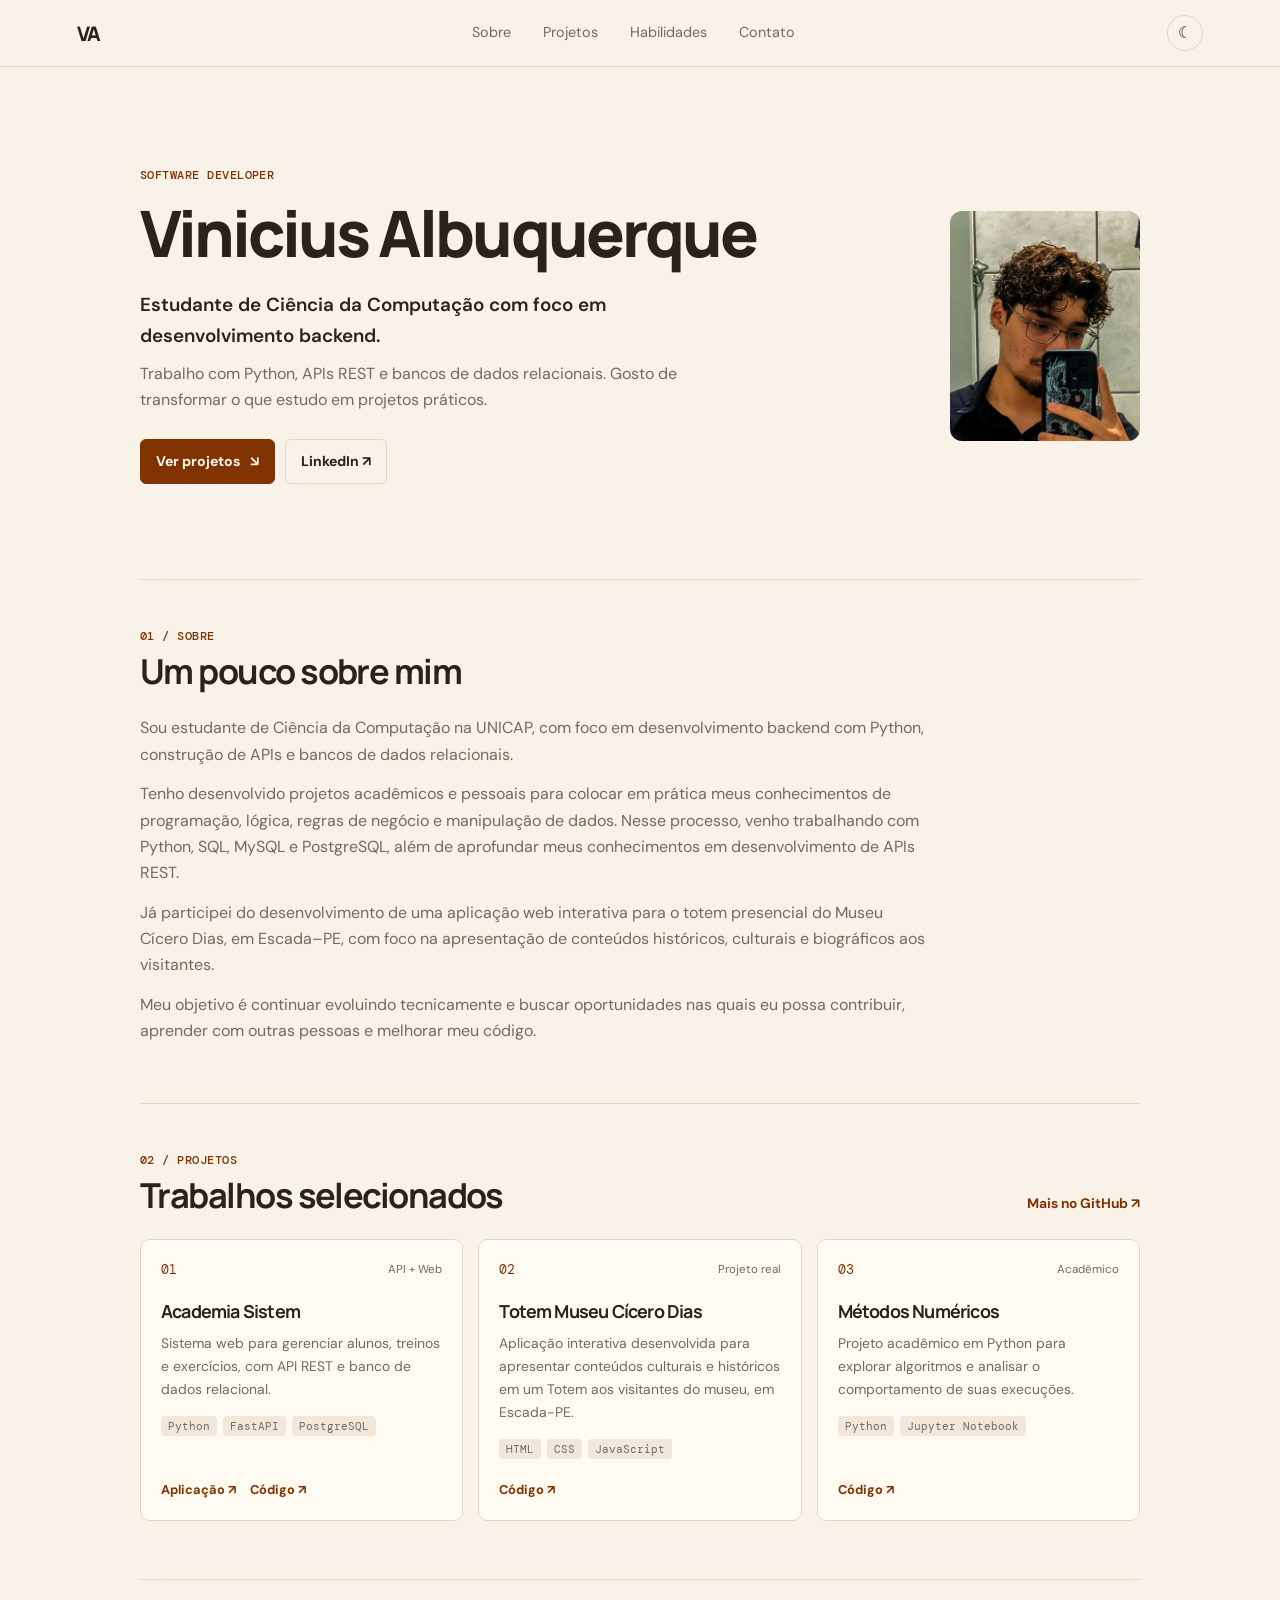
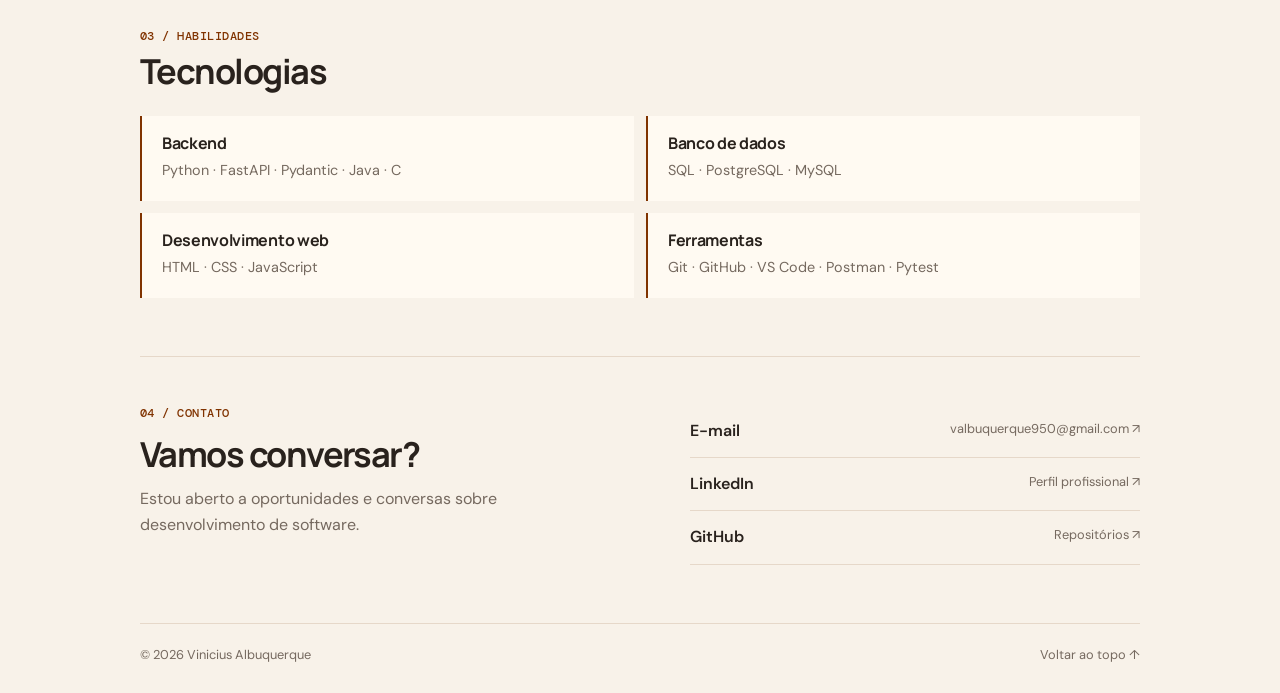
<file: index.html>
<!DOCTYPE html>
<html lang="pt-BR">
<head>
    <meta charset="UTF-8">
    <meta name="viewport" content="width=device-width, initial-scale=1.0">
    <meta name="description" content="Portfólio de Vinicius Albuquerque, estudante de Ciência da Computação com foco em desenvolvimento backend.">
    <meta name="theme-color" content="#f8f2e9">
    <title>Vinicius Albuquerque | Desenvolvedor</title>
    <link rel="stylesheet" href="css/style.css">
    <script src="js/script.js" defer></script>
</head>
<body>
    <header class="cabecalho">
        <a class="marca" href="#inicio" aria-label="Vinicius Albuquerque — início">VA</a>

        <nav class="navegacao" aria-label="Navegação principal">
            <a href="#sobre">Sobre</a>
            <a href="#projetos">Projetos</a>
            <a href="#habilidades">Habilidades</a>
            <a href="#contato">Contato</a>
        </nav>

        <button class="botao-tema" id="tema" type="button" aria-label="Ativar tema escuro" title="Alternar tema">☾</button>
    </header>

    <main>
        <section class="inicio secao-largura" id="inicio">
            <div class="inicio-conteudo">
                <p class="sobretitulo">Software Developer</p>
                <h1>Vinicius Albuquerque</h1>
                <p class="cargo">Estudante de Ciência da Computação com foco em desenvolvimento backend.</p>
                <p class="resumo">Trabalho com Python, APIs REST e bancos de dados relacionais. Gosto de transformar o que estudo em projetos práticos.</p>
                <div class="acoes">
                    <a class="botao" href="#projetos">Ver projetos <span aria-hidden="true">↘</span></a>
                    <a class="botao botao-secundario" href="https://www.linkedin.com/in/vinicius-albuquerque-376a172ba/" target="_blank" rel="noopener noreferrer">LinkedIn ↗</a>
                </div>
            </div>
            <div class="foto-perfil">
                <img
                    src="img/fotoeu.jpeg"
                    alt="Foto de Vinicius Albuquerque"
                >
            </div>
        </section>

        <section class="secao secao-largura" id="sobre">
            <div class="titulo-secao">
                <p class="sobretitulo">01 / Sobre</p>
                <h2>Um pouco sobre mim</h2>
            </div>
            <div class="sobre-conteudo">
                <p>Sou estudante de Ciência da Computação na UNICAP, com foco em desenvolvimento backend com Python, construção de APIs e bancos de dados relacionais.</p>
                <p>Tenho desenvolvido projetos acadêmicos e pessoais para colocar em prática meus conhecimentos de programação, lógica, regras de negócio e manipulação de dados. Nesse processo, venho trabalhando com Python, SQL, MySQL e PostgreSQL, além de aprofundar meus conhecimentos em desenvolvimento de APIs REST.</p>
                <p>Já participei do desenvolvimento de uma aplicação web interativa para o totem presencial do Museu Cícero Dias, em Escada–PE, com foco na apresentação de conteúdos históricos, culturais e biográficos aos visitantes.</p>
                <p>Meu objetivo é continuar evoluindo tecnicamente e buscar oportunidades nas quais eu possa contribuir, aprender com outras pessoas e melhorar meu código.</p>
            </div>
        </section>

        <section class="secao secao-largura" id="projetos">
            <div class="titulo-secao titulo-com-link">
                <div>
                    <p class="sobretitulo">02 / Projetos</p>
                    <h2>Trabalhos selecionados</h2>
                </div>
                <a class="link-texto" href="https://github.com/Viniccius-Albuquerque" target="_blank" rel="noopener noreferrer">Mais no GitHub ↗</a>
            </div>

            <div class="grade-projetos">
                <article class="projeto">
                    <div class="projeto-cabecalho"><span>01</span><span class="tipo-projeto">API + Web</span></div>
                    <h3>Academia Sistem</h3>
                    <p>Sistema web para gerenciar alunos, treinos e exercícios, com API REST e banco de dados relacional.</p>
                    <ul class="tecnologias-projeto" aria-label="Tecnologias utilizadas">
                        <li>Python</li><li>FastAPI</li><li>PostgreSQL</li>
                    </ul>
                    <div class="links-projeto">
                        <a href="https://academiasistem.netlify.app" target="_blank" rel="noopener noreferrer">Aplicação ↗</a>
                        <a href="https://github.com/Viniccius-Albuquerque/Academia_Sistem" target="_blank" rel="noopener noreferrer">Código ↗</a>
                    </div>
                </article>

                <article class="projeto">
                    <div class="projeto-cabecalho"><span>02</span><span class="tipo-projeto">Projeto real</span></div>
                    <h3>Totem Museu Cícero Dias</h3>
                    <p>Aplicação interativa desenvolvida para apresentar conteúdos culturais e históricos em um Totem aos visitantes do museu, em Escada-PE.</p>
                    <ul class="tecnologias-projeto" aria-label="Tecnologias utilizadas">
                        <li>HTML</li><li>CSS</li><li>JavaScript</li>
                    </ul>
                    <div class="links-projeto">
                        <a href="https://github.com/Viniccius-Albuquerque/site-Cicero-Dias" target="_blank" rel="noopener noreferrer">Código ↗</a>
                    </div>
                </article>

                <article class="projeto">
                    <div class="projeto-cabecalho"><span>03</span><span class="tipo-projeto">Acadêmico</span></div>
                    <h3>Métodos Numéricos</h3>
                    <p>Projeto acadêmico em Python para explorar algoritmos e analisar o comportamento de suas execuções.</p>
                    <ul class="tecnologias-projeto" aria-label="Tecnologias utilizadas">
                        <li>Python</li><li>Jupyter Notebook</li>
                    </ul>
                    <div class="links-projeto">
                        <a href="https://github.com/Viniccius-Albuquerque/Numerical-Methods" target="_blank" rel="noopener noreferrer">Código ↗</a>
                    </div>
                </article>
            </div>
        </section>

        <section class="secao secao-largura" id="habilidades">
            <div class="titulo-secao">
                <p class="sobretitulo">03 / Habilidades</p>
                <h2>Tecnologias</h2>
            </div>
            <div class="grade-habilidades">
                <div class="grupo-habilidade">
                    <h3>Backend</h3>
                    <p>Python · FastAPI · Pydantic · Java · C</p>
                </div>
                <div class="grupo-habilidade">
                    <h3>Banco de dados</h3>
                    <p>SQL · PostgreSQL · MySQL</p>
                </div>
                <div class="grupo-habilidade">
                    <h3>Desenvolvimento web</h3>
                    <p>HTML · CSS · JavaScript</p>
                </div>
                <div class="grupo-habilidade">
                    <h3>Ferramentas</h3>
                    <p>Git · GitHub · VS Code · Postman · Pytest</p>
                </div>
            </div>
        </section>

        <section class="secao secao-largura contato" id="contato">
            <div>
                <p class="sobretitulo">04 / Contato</p>
                <h2>Vamos conversar?</h2>
                <p>Estou aberto a oportunidades e conversas sobre desenvolvimento de software.</p>
            </div>
            <div class="contato-links">
                <a href="https://mail.google.com/mail/?view=cm&fs=1&to=valbuquerque950@gmail.com"
                target="_blank"
                rel="noopener noreferrer">
                    E-mail
                    <span>valbuquerque950@gmail.com ↗</span>
                </a>
                <a href="https://www.linkedin.com/in/vinicius-albuquerque-376a172ba/" target="_blank" rel="noopener noreferrer">LinkedIn <span>Perfil profissional ↗</span></a>
                <a href="https://github.com/Viniccius-Albuquerque" target="_blank" rel="noopener noreferrer">GitHub <span>Repositórios ↗</span></a>
            </div>
        </section>
    </main>

    <footer class="rodape secao-largura">
        <p>© <span id="ano"></span> Vinicius Albuquerque</p>
        <a href="#inicio">Voltar ao topo ↑</a>
    </footer>
</body>
</html>
</file>
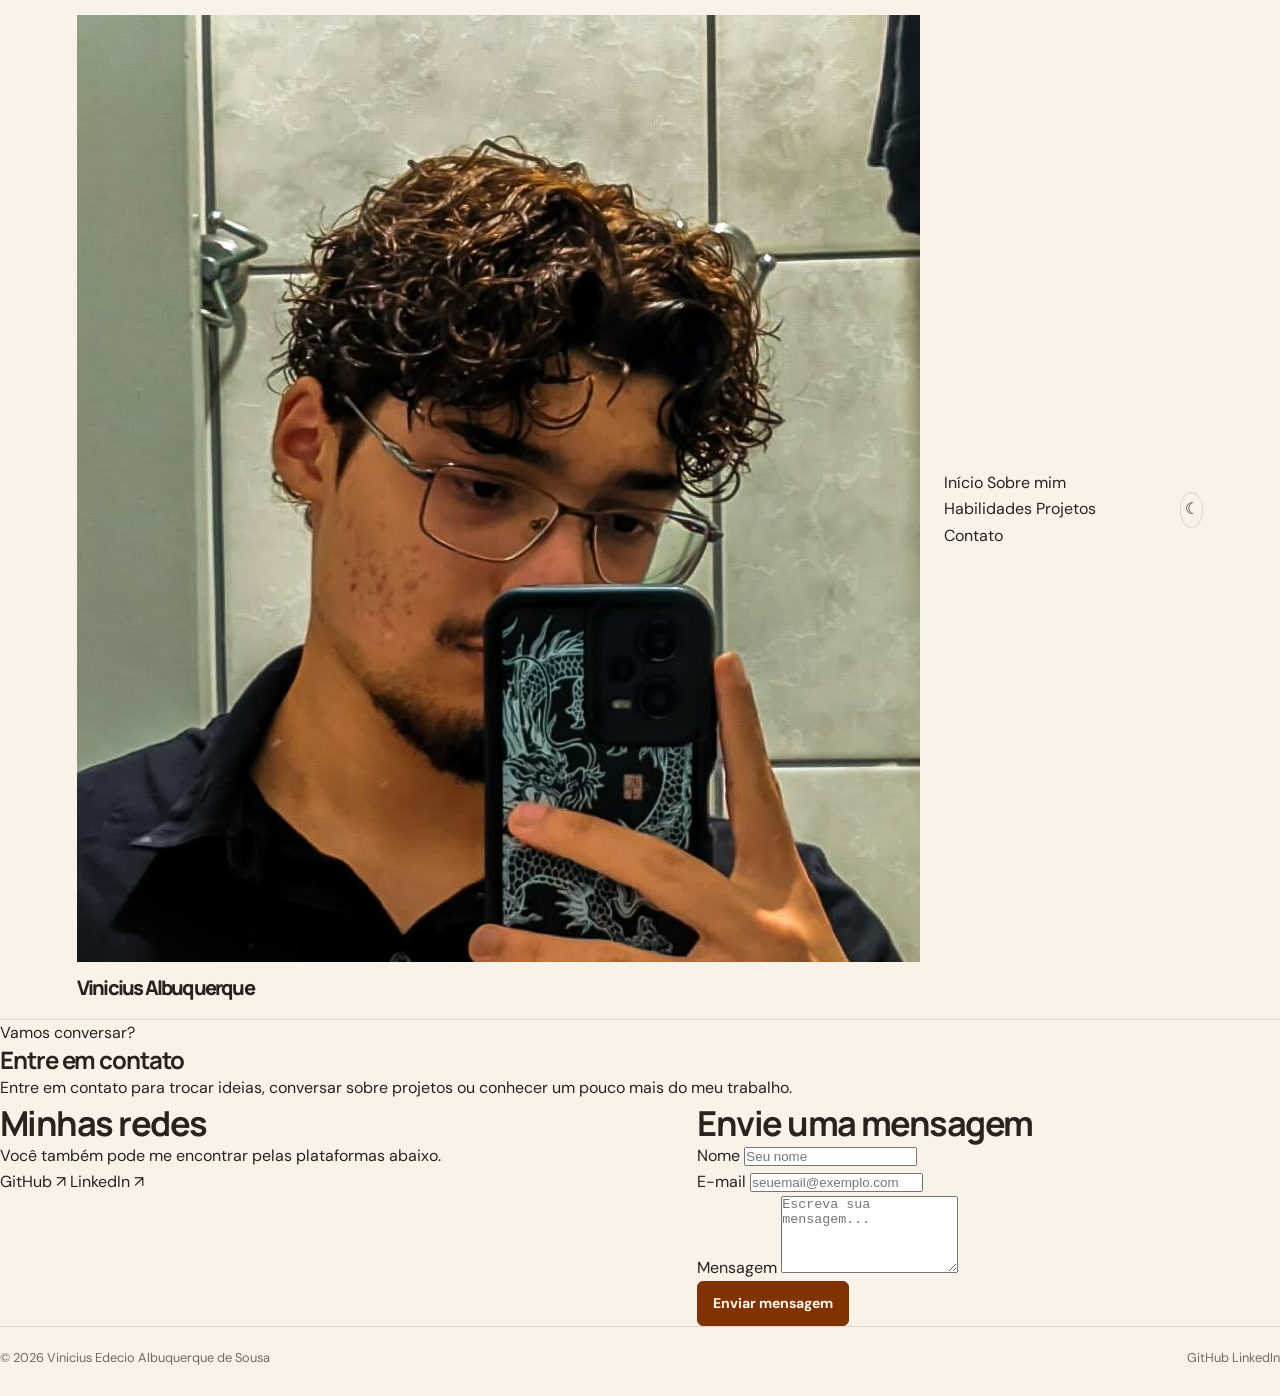
<file: contato.html>
<!DOCTYPE html>
<html lang="pt-BR">
<head>
    <meta charset="UTF-8">
    <meta name="viewport" content="width=device-width, initial-scale=1.0">
    <title>Contato | Vinicius Albuquerque</title>
    <link rel="stylesheet" href="css/style.css">
    <script src="js/script.js" defer></script>
</head>
<body>

    <header class="cabecalho">
        <a href="index.html" class="marca">
            <img src="img/fotoeu.jpeg" alt="Foto de Vinicius Albuquerque">
            <span>Vinicius Albuquerque</span>
        </a>

        <nav class="menu">
            <a href="index.html">Início</a>
            <a href="sobre.html">Sobre mim</a>
            <a href="habilidades.html">Habilidades</a>
            <a href="projetos.html">Projetos</a>
            <a href="contato.html" class="ativo">Contato</a>
        </nav>

        <button id="tema" class="botao-tema">☾</button>
    </header>

    <main class="pagina">
        <section class="titulo-pagina">
            <p class="destaque">Vamos conversar?</p>
            <h1>Entre em <span>contato</span></h1>
            <p class="subtitulo">
                Entre em contato para trocar ideias, conversar sobre projetos
                ou conhecer um pouco mais do meu trabalho.
            </p>
        </section>

        <section class="contato">
            <div class="cartao">
                <h2>Minhas redes</h2>
                <p>Você também pode me encontrar pelas plataformas abaixo.</p>

                <a href="https://github.com/Viniccius-Albuquerque" target="_blank"
                   rel="noopener noreferrer" class="rede">
                    GitHub ↗
                </a>

                <a href="https://www.linkedin.com/in/vinicius-albuquerque-376a172ba/" target="_blank"
                   rel="noopener noreferrer" class="rede">
                    LinkedIn ↗
                </a>
            </div>

            <form id="form-contato" class="cartao">
                <h2>Envie uma mensagem</h2>

                <div class="campo">
                    <label for="nome">Nome</label>
                    <input type="text" id="nome" name="nome" placeholder="Seu nome">
                </div>

                <div class="campo">
                    <label for="email">E-mail</label>
                    <input type="email" id="email" name="email" placeholder="seuemail@exemplo.com">
                </div>

                <div class="campo">
                    <label for="mensagem">Mensagem</label>
                    <textarea id="mensagem" name="mensagem" rows="5" placeholder="Escreva sua mensagem..."></textarea>
                </div>

                <button type="submit" class="botao">Enviar mensagem</button>
            </form>
        </section>
    </main>


    <footer class="rodape">
        <p>© <span id="ano"></span> Vinicius Edecio Albuquerque de Sousa</p>

        <div class="redes-rodape">
            <a href="https://github.com/Viniccius-Albuquerque" target="_blank"
            rel="noopener noreferrer">GitHub</a>

            <a href="https://www.linkedin.com/in/vinicius-albuquerque-376a172ba/" target="_blank"
            rel="noopener noreferrer">LinkedIn</a>
        </div>
    </footer>

</body>
</html>
</file>
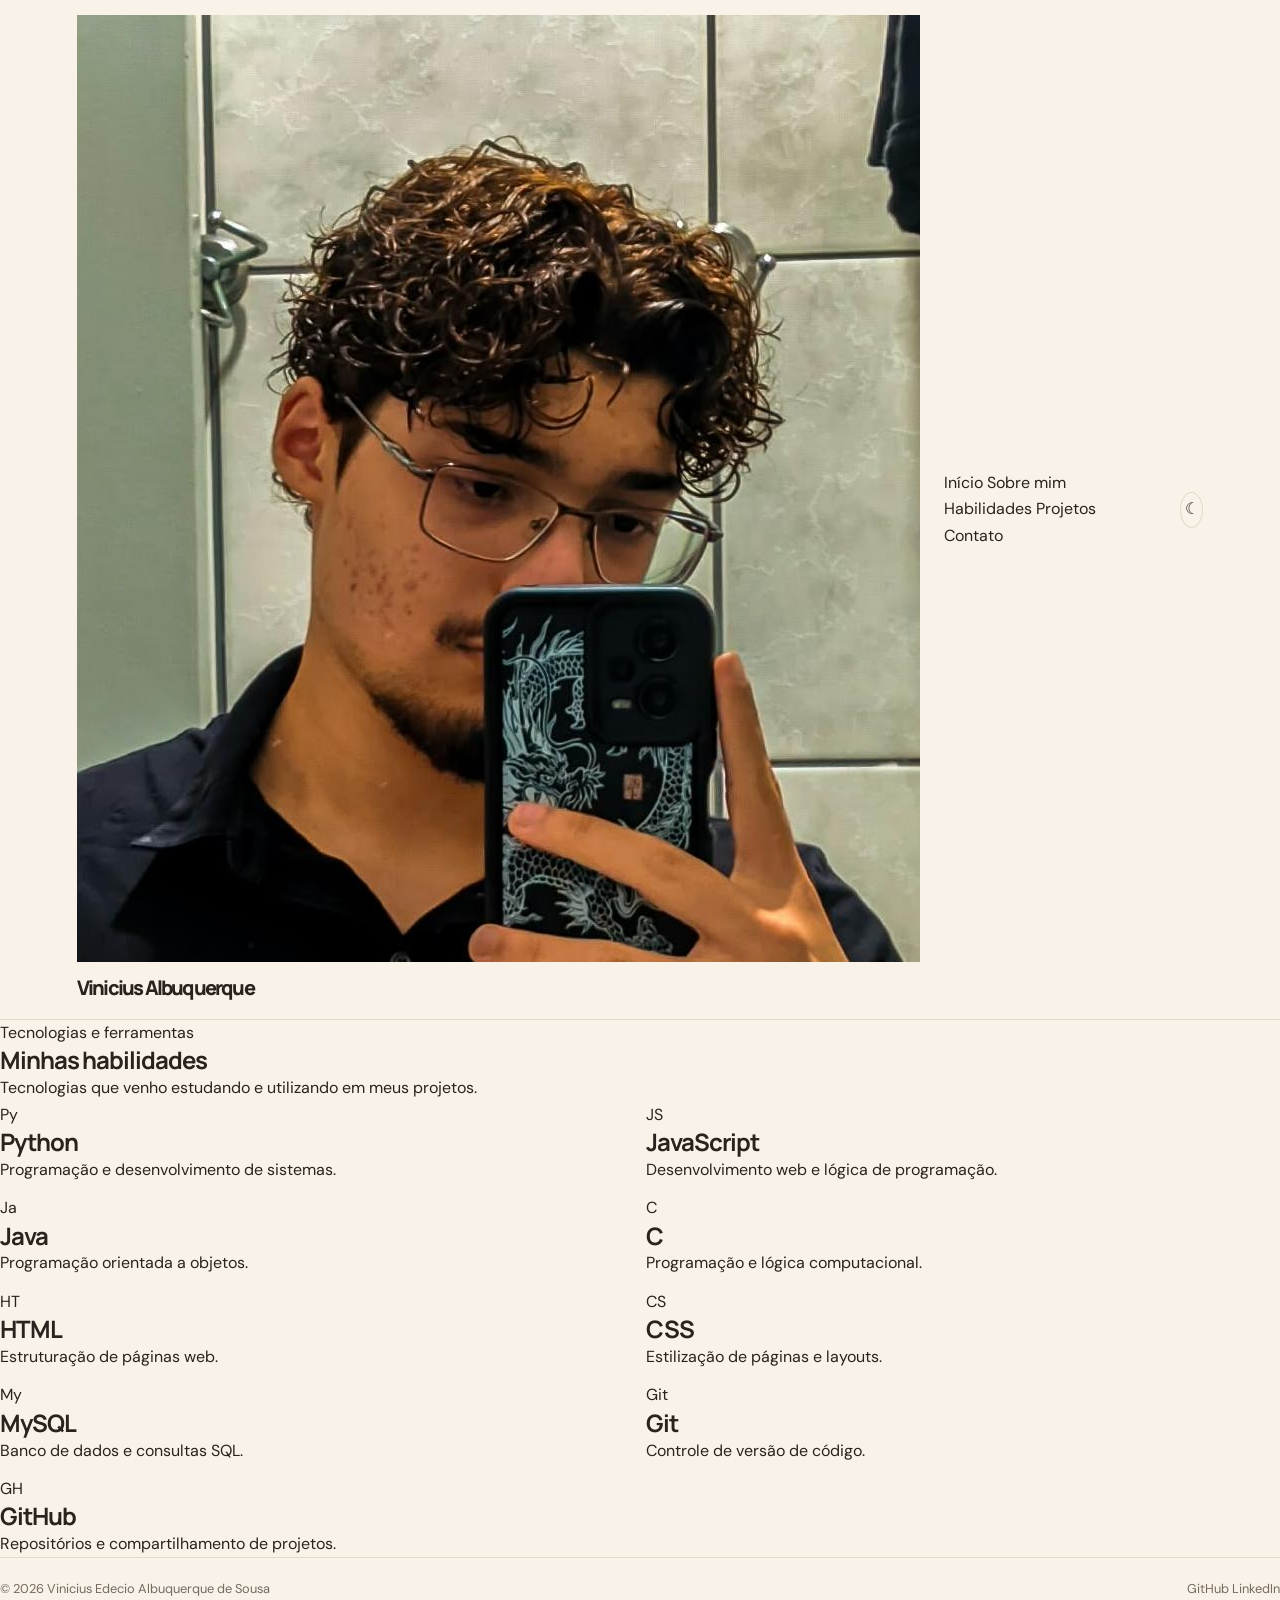
<file: habilidades.html>
<!DOCTYPE html>
<html lang="pt-BR">
<head>
    <meta charset="UTF-8">
    <meta name="viewport" content="width=device-width, initial-scale=1.0">
    <title>Habilidades | Vinicius Albuquerque</title>
    <link rel="stylesheet" href="css/style.css">
    <script src="js/script.js" defer></script>
</head>
<body>

    <header class="cabecalho">
        <a href="index.html" class="marca">
            <img src="img/fotoeu.jpeg" alt="Foto de Vinicius Albuquerque">
            <span>Vinicius Albuquerque</span>
        </a>

        <nav class="menu">
            <a href="index.html">Início</a>
            <a href="sobre.html">Sobre mim</a>
            <a href="habilidades.html" class="ativo">Habilidades</a>
            <a href="projetos.html">Projetos</a>
            <a href="contato.html">Contato</a>
        </nav>

        <button id="tema" class="botao-tema">☾</button>
    </header>

    <main class="pagina">
        <section class="titulo-pagina">
            <p class="destaque">Tecnologias e ferramentas</p>
            <h1>Minhas <span>habilidades</span></h1>
            <p class="subtitulo">
                Tecnologias que venho estudando e utilizando em meus projetos.
            </p>
        </section>

        <section class="grade-habilidades">
            <article class="cartao habilidade">
                <div class="icone">Py</div>
                <h2>Python</h2>
                <p>Programação e desenvolvimento de sistemas.</p>
            </article>

            <article class="cartao habilidade">
                <div class="icone">JS</div>
                <h2>JavaScript</h2>
                <p>Desenvolvimento web e lógica de programação.</p>
            </article>

            <article class="cartao habilidade">
                <div class="icone">Ja</div>
                <h2>Java</h2>
                <p>Programação orientada a objetos.</p>
            </article>

            <article class="cartao habilidade">
                <div class="icone">C</div>
                <h2>C</h2>
                <p>Programação e lógica computacional.</p>
            </article>

            <article class="cartao habilidade">
                <div class="icone">HT</div>
                <h2>HTML</h2>
                <p>Estruturação de páginas web.</p>
            </article>

            <article class="cartao habilidade">
                <div class="icone">CS</div>
                <h2>CSS</h2>
                <p>Estilização de páginas e layouts.</p>
            </article>

            <article class="cartao habilidade">
                <div class="icone">My</div>
                <h2>MySQL</h2>
                <p>Banco de dados e consultas SQL.</p>
            </article>

            <article class="cartao habilidade">
                <div class="icone">Git</div>
                <h2>Git</h2>
                <p>Controle de versão de código.</p>
            </article>

            <article class="cartao habilidade">
                <div class="icone">GH</div>
                <h2>GitHub</h2>
                <p>Repositórios e compartilhamento de projetos.</p>
            </article>
        </section>
    </main>

    <footer class="rodape">
        <p>© <span id="ano"></span> Vinicius Edecio Albuquerque de Sousa</p>

        <div class="redes-rodape">
            <a href="https://github.com/Viniccius-Albuquerque" target="_blank"
            rel="noopener noreferrer">GitHub</a>

            <a href="https://www.linkedin.com/in/vinicius-albuquerque-376a172ba/" target="_blank"
            rel="noopener noreferrer">LinkedIn</a>
        </div>
    </footer>

</body>
</html>
</file>
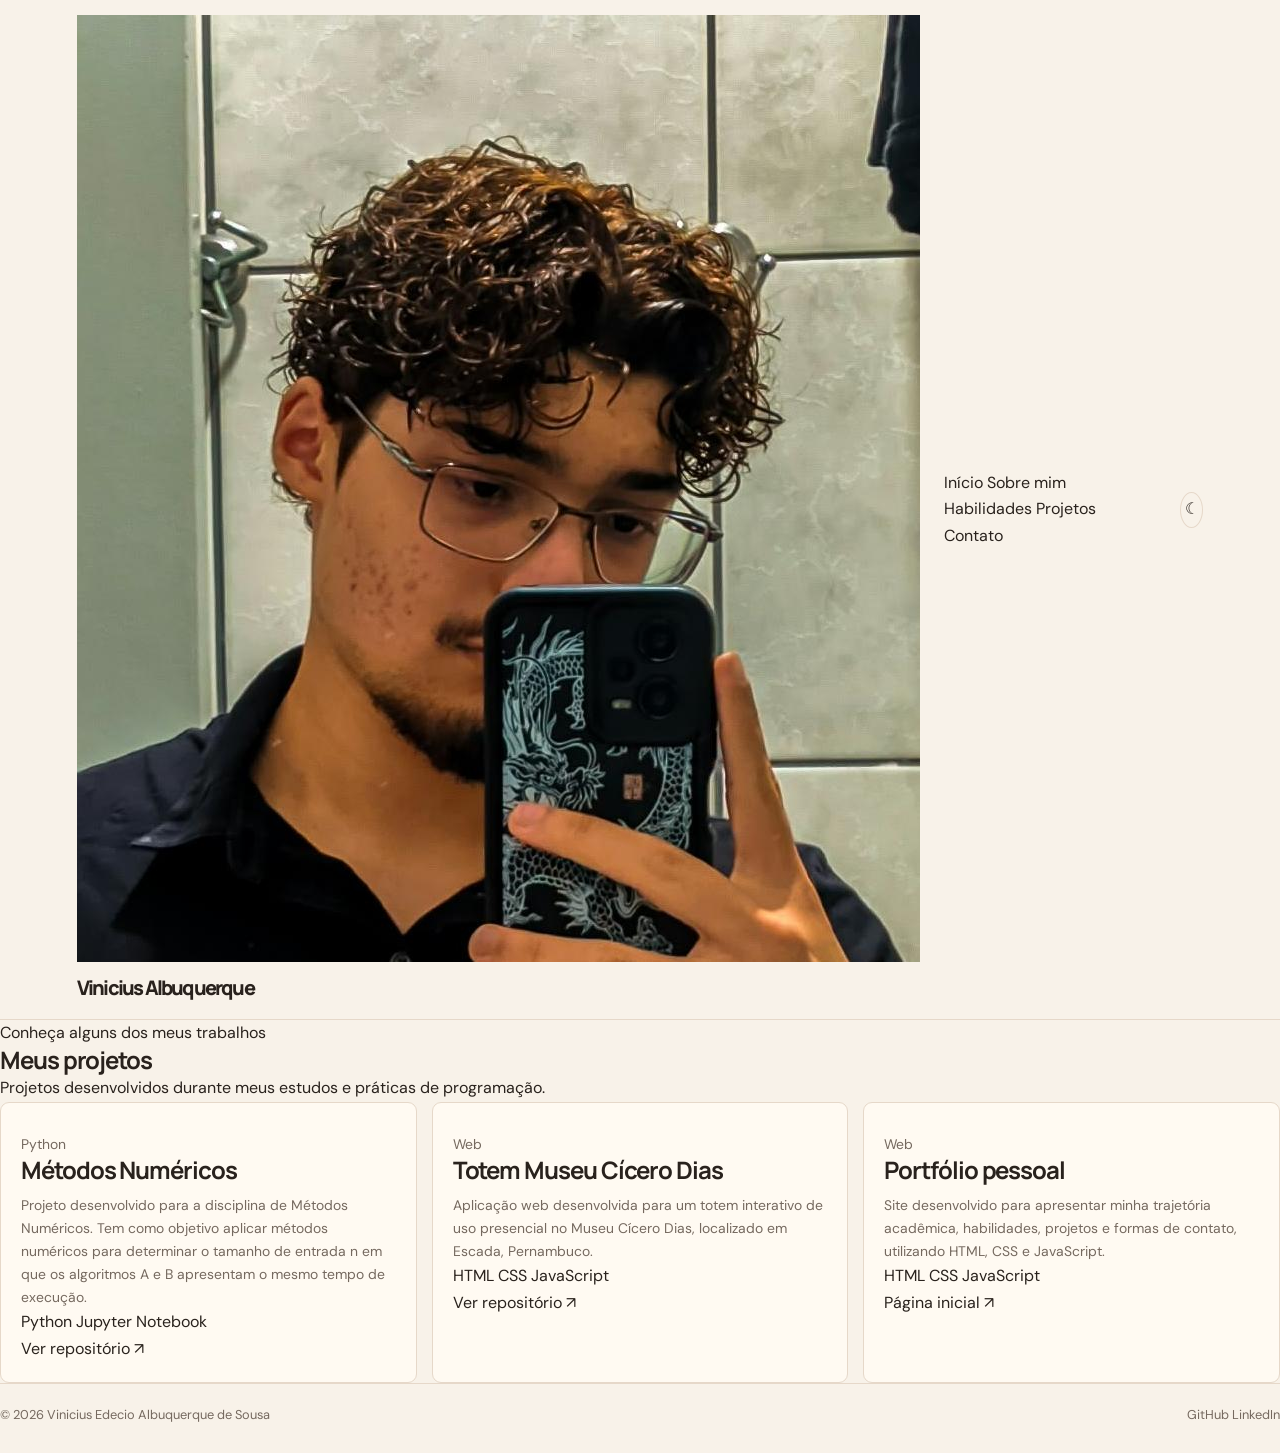
<file: projetos.html>
<!DOCTYPE html>
<html lang="pt-BR">
<head>
    <meta charset="UTF-8">
    <meta name="viewport" content="width=device-width, initial-scale=1.0">
    <title>Projetos | Vinicius Albuquerque</title>
    <link rel="stylesheet" href="css/style.css">
    <script src="js/script.js" defer></script>
</head>
<body>

    <header class="cabecalho">
        <a href="index.html" class="marca">
            <img src="img/fotoeu.jpeg" alt="Foto de Vinicius Albuquerque">
            <span>Vinicius Albuquerque</span>
        </a>

        <nav class="menu">
            <a href="index.html">Início</a>
            <a href="sobre.html">Sobre mim</a>
            <a href="habilidades.html">Habilidades</a>
            <a href="projetos.html" class="ativo">Projetos</a>
            <a href="contato.html">Contato</a>
        </nav>

        <button id="tema" class="botao-tema">☾</button>
    </header>

    <main class="pagina">
        <section class="titulo-pagina">
            <p class="destaque">Conheça alguns dos meus trabalhos</p>
            <h1>Meus <span>projetos</span></h1>
            <p class="subtitulo">
                Projetos desenvolvidos durante meus estudos e práticas de programação.
            </p>
        </section>

        <section class="grade-projetos">
            <article class="cartao projeto">
                <p class="etiqueta">Python</p>
                <h2>Métodos Numéricos</h2>

                <p>
                    Projeto desenvolvido para a disciplina de Métodos Numéricos.
                    Tem como objetivo aplicar métodos numéricos para determinar o tamanho 
                    de entrada n em que os algoritmos A e B apresentam o mesmo tempo de execução.
                </p>

                <div class="tags">
                    <span>Python</span>
                    <span>Jupyter Notebook</span>
                </div>

                <a href="https://github.com/Viniccius-Albuquerque/Numerical-Methods" target="_blank"
                   rel="noopener noreferrer" class="link-projeto">
                    Ver repositório ↗
                </a>
            </article>

            <article class="cartao projeto">
                <p class="etiqueta">Web</p>
                <h2>Totem Museu Cícero Dias</h2>

                <p>
                    Aplicação web desenvolvida para um totem interativo de uso presencial 
                    no Museu Cícero Dias, localizado em Escada, Pernambuco.
                </p>

                <div class="tags">
                    <span>HTML</span>
                    <span>CSS</span>
                    <span>JavaScript</span>
                </div>

                <a href="https://github.com/Viniccius-Albuquerque/site-Cicero-Dias" target="_blank"
                   rel="noopener noreferrer" class="link-projeto">
                    Ver repositório ↗
                </a>
            </article>

            <article class="cartao projeto">
                <p class="etiqueta">Web</p>
                <h2>Portfólio pessoal</h2>

                <p>
                    Site desenvolvido para apresentar minha trajetória
                    acadêmica, habilidades, projetos e formas de contato,
                    utilizando HTML, CSS e JavaScript.
                </p>

                <div class="tags">
                    <span>HTML</span>
                    <span>CSS</span>
                    <span>JavaScript</span>
                </div>

                <a href="index.html" class="link-projeto">
                    Página inicial ↗
                </a>
            </article>
        </section>
    </main>

    <footer class="rodape">
        <p>© <span id="ano"></span> Vinicius Edecio Albuquerque de Sousa</p>

        <div class="redes-rodape">
            <a href="https://github.com/Viniccius-Albuquerque" target="_blank"
            rel="noopener noreferrer">GitHub</a>

            <a href="https://www.linkedin.com/in/vinicius-albuquerque-376a172ba/" target="_blank"
            rel="noopener noreferrer">LinkedIn</a>
        </div>
    </footer>

</body>
</html>
</file>
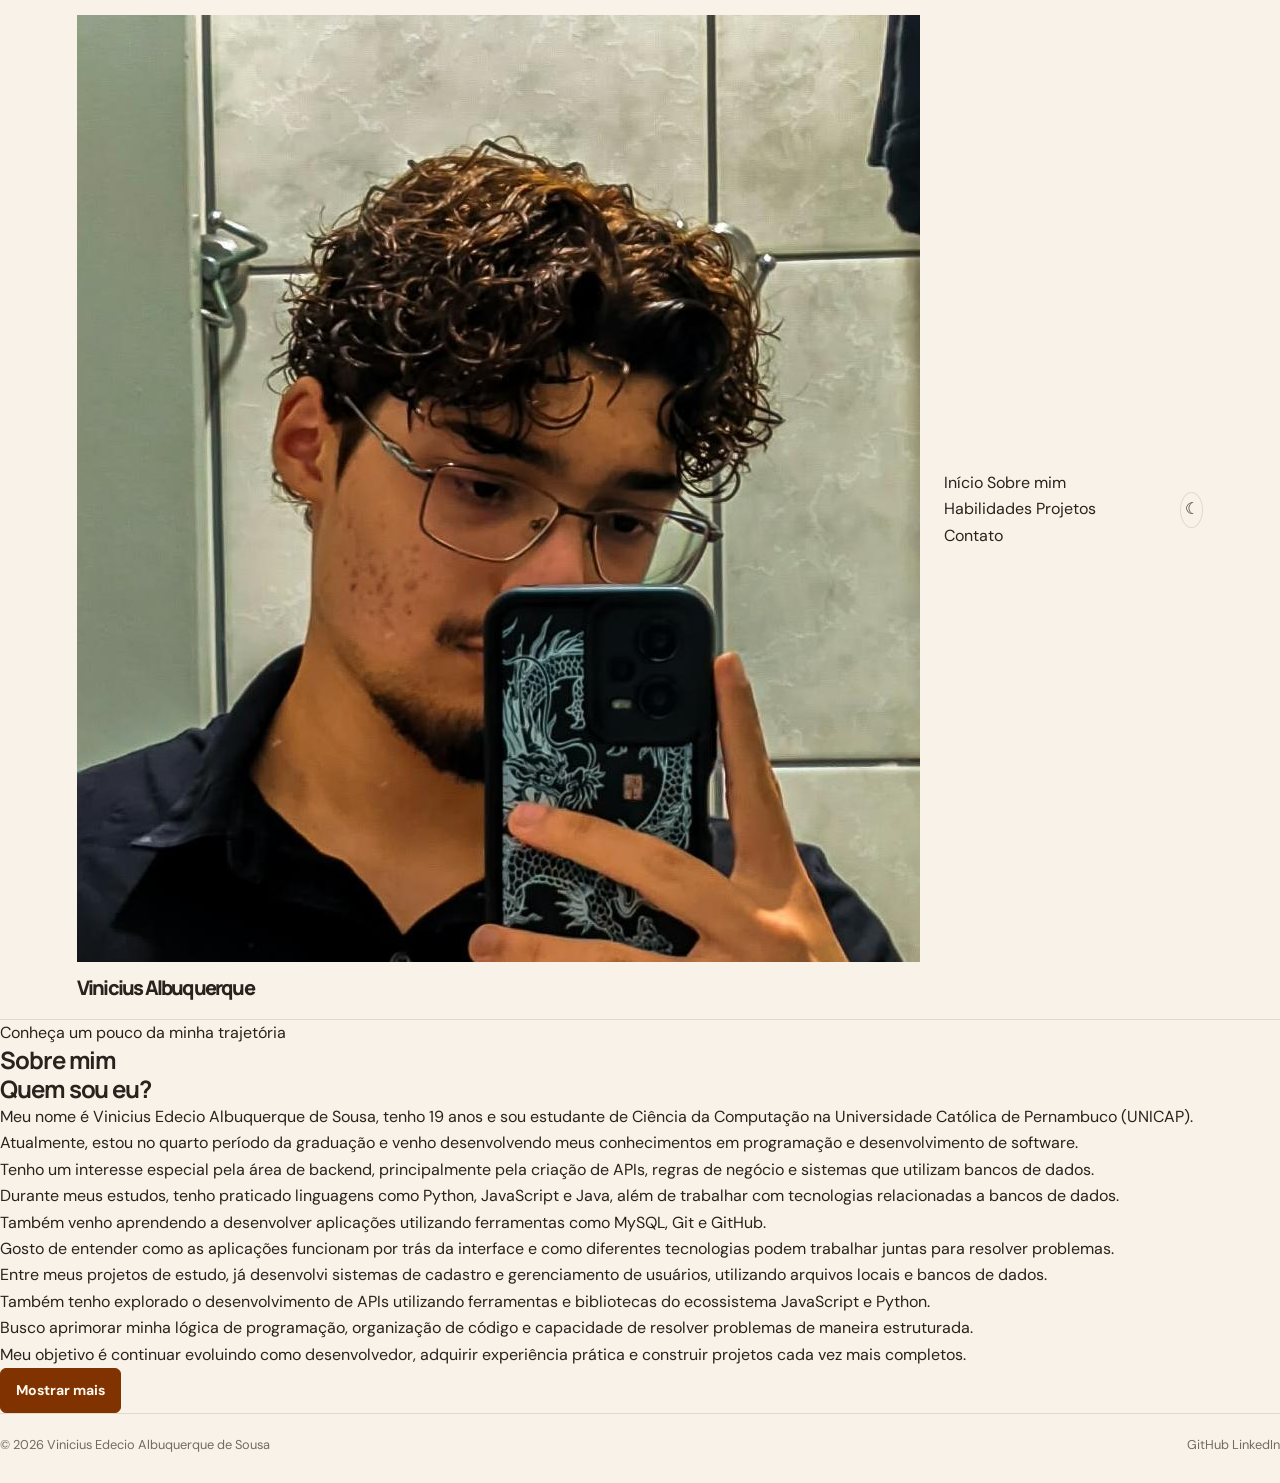
<file: sobre.html>
<!DOCTYPE html>
<html lang="pt-BR">
<head>
    <meta charset="UTF-8">
    <meta name="viewport" content="width=device-width, initial-scale=1.0">
    <title>Sobre mim | Vinicius Albuquerque</title>
    <link rel="stylesheet" href="css/style.css">
    <script src="js/script.js" defer></script>
</head>
<body>

    <header class="cabecalho">
        <a href="index.html" class="marca">
            <img src="img/fotoeu.jpeg" alt="Foto de Vinicius Albuquerque">
            <span>Vinicius Albuquerque</span>
        </a>

        <nav class="menu">
            <a href="index.html">Início</a>
            <a href="sobre.html" class="ativo">Sobre mim</a>
            <a href="habilidades.html">Habilidades</a>
            <a href="projetos.html">Projetos</a>
            <a href="contato.html">Contato</a>
        </nav>

        <button id="tema" class="botao-tema">☾</button>
    </header>

    <main class="pagina">
        <section class="titulo-pagina">
            <p class="destaque">Conheça um pouco da minha trajetória</p>
            <h1>Sobre <span>mim</span></h1>
        </section>

        <section class="cartao sobre">
            <h2>Quem sou eu?</h2>

            <p>
                Meu nome é Vinicius Edecio Albuquerque de Sousa,
                tenho 19 anos e sou estudante de Ciência da Computação
                na Universidade Católica de Pernambuco (UNICAP).
            </p>

            <p>
                Atualmente, estou no quarto período da graduação e
                venho desenvolvendo meus conhecimentos em programação
                e desenvolvimento de software.
            </p>

            <p>
                Tenho um interesse especial pela área de backend,
                principalmente pela criação de APIs, regras de negócio
                e sistemas que utilizam bancos de dados.
            </p>

            <p>
                Durante meus estudos, tenho praticado linguagens como
                Python, JavaScript e Java, além de trabalhar com
                tecnologias relacionadas a bancos de dados.
            </p>

            <p>
                Também venho aprendendo a desenvolver aplicações
                utilizando ferramentas como MySQL, Git e GitHub.
            </p>

            <p>
                Gosto de entender como as aplicações funcionam por
                trás da interface e como diferentes tecnologias
                podem trabalhar juntas para resolver problemas.
            </p>

            <p>
                Entre meus projetos de estudo, já desenvolvi sistemas
                de cadastro e gerenciamento de usuários, utilizando
                arquivos locais e bancos de dados.
            </p>

            <p>
                Também tenho explorado o desenvolvimento de APIs
                utilizando ferramentas e bibliotecas do ecossistema
                JavaScript e Python.
            </p>

            <p>
                Busco aprimorar minha lógica de programação,
                organização de código e capacidade de resolver
                problemas de maneira estruturada.
            </p>

            <p>
                Meu objetivo é continuar evoluindo como desenvolvedor,
                adquirir experiência prática e construir projetos
                cada vez mais completos.
            </p>
            <button id="mostrar-mais" class="botao">Mostrar mais</button>
        </section>
    </main>

    <footer class="rodape">
        <p>© <span id="ano"></span> Vinicius Edecio Albuquerque de Sousa</p>

        <div class="redes-rodape">
            <a href="https://github.com/Viniccius-Albuquerque" target="_blank"
            rel="noopener noreferrer">GitHub</a>

            <a href="https://www.linkedin.com/in/vinicius-albuquerque-376a172ba/" target="_blank"
            rel="noopener noreferrer">LinkedIn</a>
        </div>
    </footer>

</body>
</html>
</file>
<file: css/style.css>
@import url('https://fonts.googleapis.com/css2?family=DM+Mono:wght@400;500&family=DM+Sans:wght@400;500;600;700&family=Manrope:wght@400;500;600;700;800&display=swap');

:root {
    color-scheme: light;
    --fundo: #f8f2e9;
    --cartao: #fffaf2;
    --texto: #29221d;
    --suave: #75695f;
    --destaque: #803300;
    --borda: #e6d8c9;
    --superficie: #f1e7da;
}
body.escuro {
    color-scheme: dark;
    --fundo: #171411;
    --cartao: #211b17;
    --texto: #f4e8dc;
    --suave: #bcae9f;
    --destaque: #e4a878;
    --borda: #49392d;
    --superficie: #2a211a;
}
* { box-sizing: border-box; margin: 0; padding: 0; }
html { scroll-behavior: smooth; scroll-padding-top: 100px; }
body {
    min-height: 100vh;
    background: var(--fundo);
    color: var(--texto);
    font-family: 'DM Sans', Arial, sans-serif;
    line-height: 1.65;
    transition: background-color .2s, color .2s;
}
a { color: inherit; text-decoration: none; }
button { font: inherit; }
a:focus-visible, button:focus-visible { outline: 2px solid var(--destaque); outline-offset: 4px; }
.secao-largura { width: min(1000px, 88%); margin-inline: auto; }

.cabecalho {
    position: sticky;
    top: 0;
    z-index: 10;
    display: flex;
    align-items: center;
    justify-content: space-between;
    gap: 24px;
    padding: 15px 6%;
    border-bottom: 1px solid var(--borda);
    background: var(--fundo);
}
.marca {
    font-family: 'Manrope', sans-serif;
    font-size: 1.25rem;
    font-weight: 800;
    letter-spacing: -.09em;
}
.navegacao { display: flex; align-items: center; gap: clamp(16px, 3vw, 32px); }
.navegacao a { color: var(--suave); font-size: .9rem; transition: color .2s; }
.navegacao a:hover, .navegacao a.ativo { color: var(--destaque); }
.botao-tema {
    width: 36px;
    height: 36px;
    border: 1px solid var(--borda);
    border-radius: 50%;
    background: transparent;
    color: var(--texto);
    cursor: pointer;
}
.botao-tema:hover { border-color: var(--destaque); }

.inicio {
    min-height: 430px;
    display: grid;
    grid-template-columns: 1fr 190px;
    align-items: center;
    gap: 50px;
    padding-block: 100px 95px;
}
.sobretitulo {
    margin-bottom: 12px;
    color: var(--destaque);
    font: 500 .73rem 'DM Mono', monospace;
    letter-spacing: .04em;
    text-transform: uppercase;
}
h1, h2, h3 { font-family: 'Manrope', sans-serif; line-height: 1.2; letter-spacing: -.045em; }
.inicio h1 { font-size: clamp(2.4rem, 5.2vw, 4rem); font-weight: 800; }
.cargo { max-width: 620px; margin-top: 17px; font-size: 1.18rem; font-weight: 600; }
.resumo { max-width: 570px; margin-top: 10px; color: var(--suave); }
.acoes { display: flex; flex-wrap: wrap; gap: 10px; margin-top: 25px; }
.botao {
    display: inline-flex;
    align-items: center;
    justify-content: center;
    gap: 10px;
    padding: 10px 15px;
    border: 1px solid var(--destaque);
    border-radius: 6px;
    background: var(--destaque);
    color: #fff8ef;
    font-size: .88rem;
    font-weight: 700;
    transition: transform .2s, opacity .2s;
}
.botao:hover { transform: translateY(-2px); opacity: .9; }
.botao-secundario { background: transparent; color: var(--texto); border-color: var(--borda); }
.foto-perfil {
    width: 190px;
    height: 230px;
    justify-self: end;
    overflow: hidden;
    border-radius: 12px;
    background: var(--superficie);
}
.foto-perfil img {
    display: block;
    width: 100%;
    height: 100%;
    object-fit: cover;
    object-position: center;
}

.secao { padding-block: 48px 58px; border-top: 1px solid var(--borda); }
.titulo-secao { margin-bottom: 24px; }
.titulo-secao .sobretitulo { margin-bottom: 6px; }
.titulo-secao h2, .contato h2 { font-size: clamp(1.65rem, 3vw, 2.15rem); }
.titulo-com-link { display: flex; align-items: end; justify-content: space-between; gap: 20px; }
.link-texto { color: var(--destaque); font-size: .86rem; font-weight: 700; white-space: nowrap; }
.link-texto:hover, .links-projeto a:hover { text-decoration: underline; text-underline-offset: 4px; }
.sobre-conteudo { max-width: 790px; display: grid; gap: 13px; color: var(--suave); }
.grade-projetos { display: grid; grid-template-columns: repeat(3, minmax(0, 1fr)); gap: 15px; }
.projeto {
    display: flex;
    flex-direction: column;
    min-height: 275px;
    padding: 20px;
    border: 1px solid var(--borda);
    border-radius: 9px;
    background: var(--cartao);
    transition: transform .2s, border-color .2s;
}
.projeto:hover { transform: translateY(-3px); border-color: var(--destaque); }
.projeto-cabecalho { display: flex; justify-content: space-between; align-items: center; margin-bottom: 22px; }
.projeto-cabecalho > span:first-child { color: var(--destaque); font: .8rem 'DM Mono', monospace; }
.tipo-projeto { color: var(--suave); font-size: .72rem; }
.projeto h3 { font-size: 1.12rem; }
.projeto > p { margin-top: 10px; color: var(--suave); font-size: .87rem; }
.tecnologias-projeto { display: flex; flex-wrap: wrap; gap: 6px; margin-top: 15px; list-style: none; }
.tecnologias-projeto li { padding: 3px 7px; border-radius: 4px; background: var(--superficie); color: var(--suave); font: .68rem 'DM Mono', monospace; }
.links-projeto { display: flex; flex-wrap: wrap; gap: 14px; margin-top: auto; padding-top: 20px; }
.links-projeto a { color: var(--destaque); font-size: .8rem; font-weight: 700; }
.grade-habilidades { display: grid; grid-template-columns: repeat(2, minmax(0, 1fr)); gap: 12px; }
.grupo-habilidade { padding: 18px 20px; border-left: 2px solid var(--destaque); background: var(--cartao); }
.grupo-habilidade h3 { font-size: 1rem; letter-spacing: -.02em; }
.grupo-habilidade p { margin-top: 6px; color: var(--suave); font-size: .9rem; }
.contato { display: grid; grid-template-columns: 1fr .9fr; gap: 50px; align-items: start; }
.contato > div:first-child > p:last-child { max-width: 410px; margin-top: 12px; color: var(--suave); }
.contato-links { display: grid; }
.contato-links a { display: flex; justify-content: space-between; gap: 15px; padding: 13px 0; border-bottom: 1px solid var(--borda); font-weight: 600; }
.contato-links a span { color: var(--suave); font-size: .8rem; font-weight: 400; text-align: right; }
.contato-links a:hover { color: var(--destaque); }
.rodape { display: flex; justify-content: space-between; gap: 20px; padding-block: 20px 28px; border-top: 1px solid var(--borda); color: var(--suave); font-size: .8rem; }
.rodape a:hover { color: var(--destaque); }

@media (max-width: 760px) {
    .cabecalho {
        gap: 15px;
        padding-inline: 5%;
    }
    .navegacao {
        gap: 14px;
    }
    .navegacao a {
        font-size: .82rem;
    }
    .inicio {
        grid-template-columns: minmax(0, 1fr) 120px;
        align-items: center;
        gap: 20px;
        padding-block: 75px;
    }
    .inicio h1 {
        font-size: clamp(2rem, 5vw, 2.8rem);
        overflow-wrap: anywhere;
    }
    .cargo {
        font-size: 1rem;
    }
    .foto-perfil {
        width: 120px;
        height: 150px;
        justify-self: end;
    }
    .grade-projetos {
        grid-template-columns: 1fr 1fr;
    }
    .projeto {
        min-height: 250px;
    }
}
@media (max-width: 540px) {
    .cabecalho {
        flex-wrap: wrap;
    }
    .marca {
        margin-right: auto;
    }
    .navegacao {
        order: 3;
        width: 100%;
        justify-content: space-between;
        gap: 8px;
    }
    .navegacao a {
        font-size: .8rem;
    }
    .inicio {
        grid-template-columns: minmax(0, 1fr) 95px;
        align-items: center;
        gap: 12px;
        padding-block: 55px;
    }
    .inicio h1 {
        font-size: clamp(1.65rem, 7vw, 2.4rem);
        overflow-wrap: anywhere;
    }
    .cargo {
        font-size: .92rem;
    }
    .resumo {
        font-size: .88rem;
    }
    .foto-perfil {
        width: 95px;
        height: 125px;
        justify-self: end;
        border-radius: 9px;
    }
    .acoes {
        gap: 8px;
    }
    .botao {
        padding: 9px 10px;
        font-size: .8rem;
    }
    .secao {
        padding-block: 38px 45px;
    }
    .titulo-com-link {
        align-items: start;
        flex-direction: column;
        gap: 10px;
    }
    .grade-projetos,
    .grade-habilidades,
    .contato {
        grid-template-columns: 1fr;
    }
    .projeto {
        min-height: 0;
    }
    .contato {
        gap: 22px;
    }
    .rodape {
        flex-direction: column;
        gap: 8px;
    }
}
@media (prefers-reduced-motion: reduce) {
    html { scroll-behavior: auto; }
    *, *::before, *::after { transition-duration: .01ms !important; }
}
</file>
